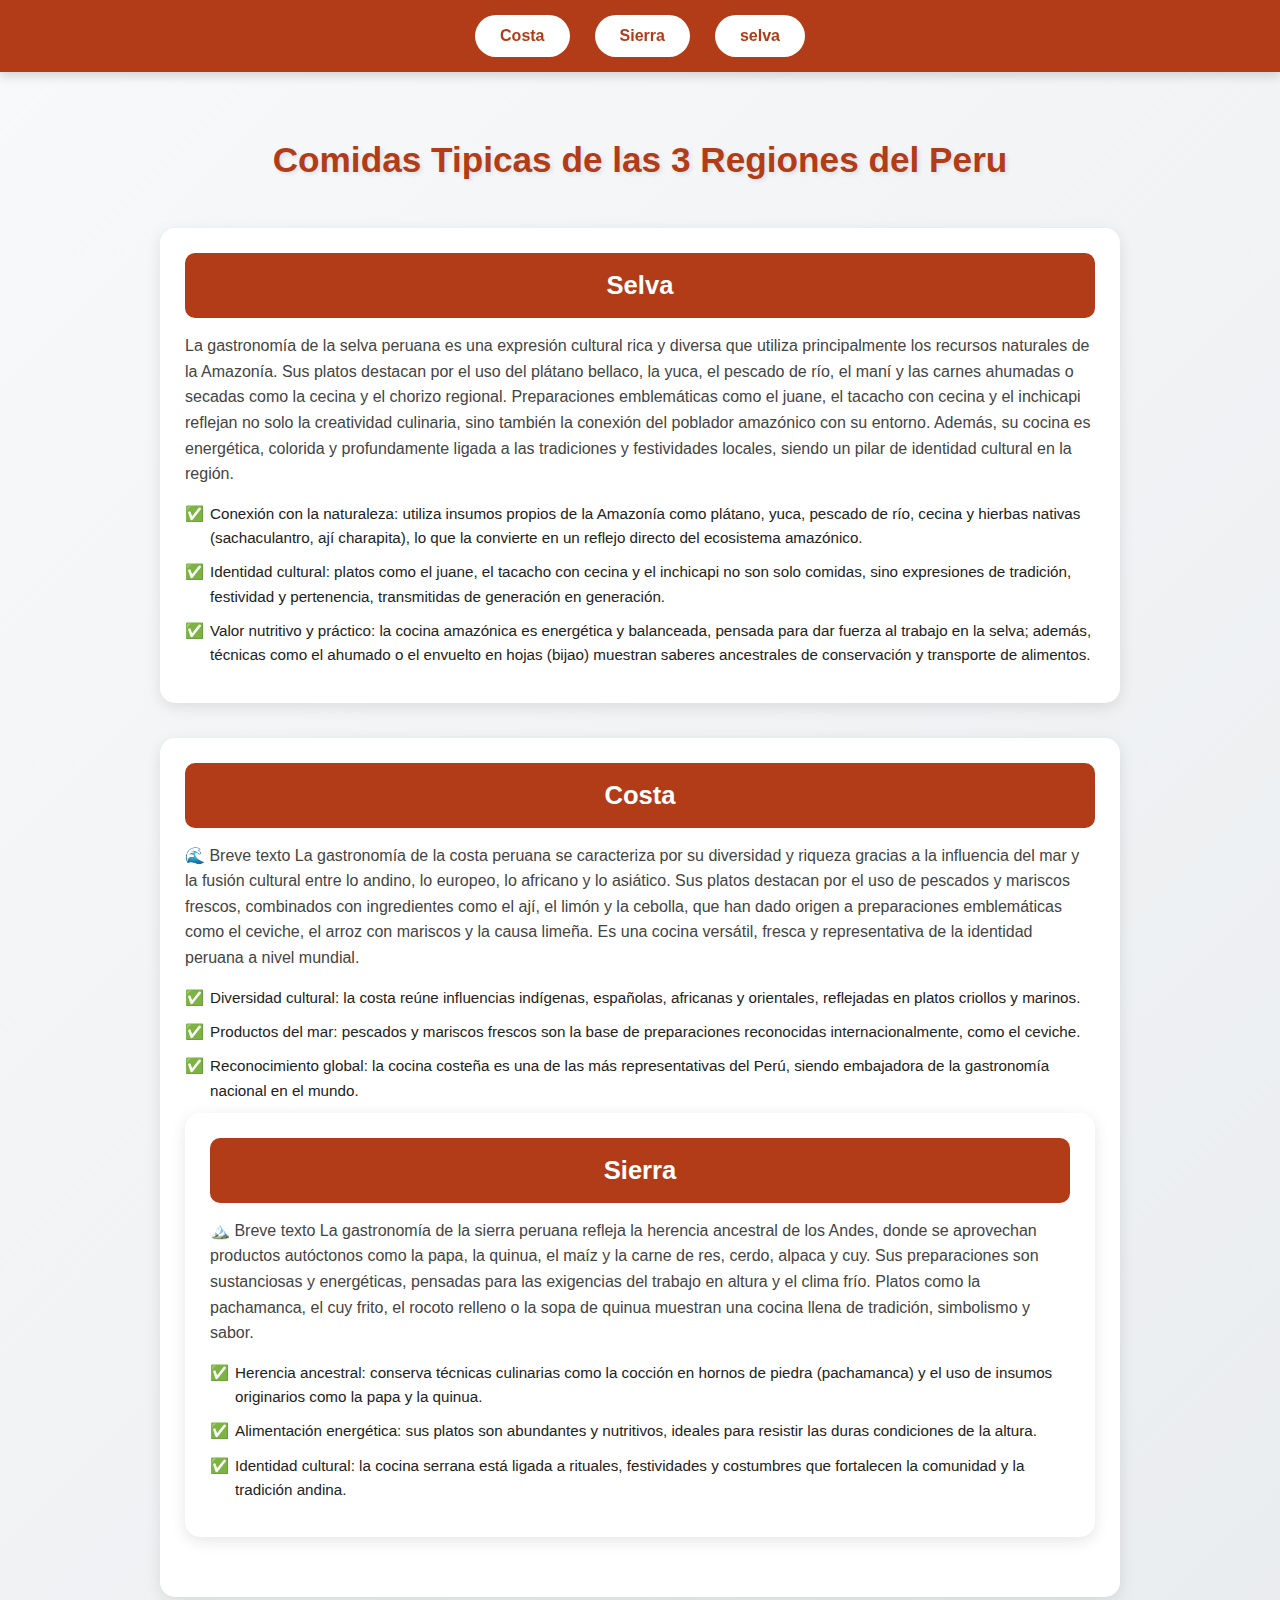
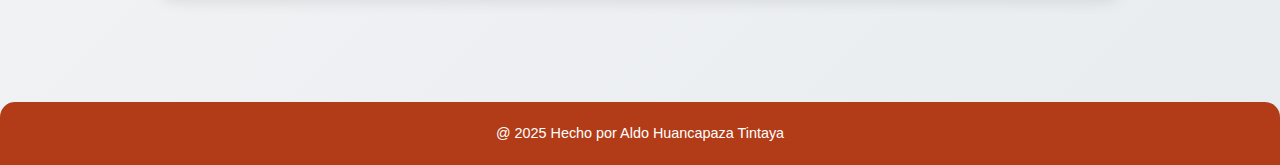
<file: index.html>
<!DOCTYPE html>
<html lang="en">
<head>
    <meta charset="UTF-8">
    <meta name="viewport" content="width=device-width, initial-scale=1.0">
    <title>Menu Principal</title>
    <link rel="stylesheet" href="index.css">
</head>
<body>


    <header>
        <nav>
            <ul>
                <li> <a href="costa.html"><button>Costa</button></a></li>
                <li> <a href="selva.html"><button>Sierra</button> </a></li>
                <li> <a href="sierra.html"> <button>selva</button> </a></li>
            </ul>

        </nav>


    </header>
<main>

<h1>Comidas Tipicas de las 3 Regiones del Peru</h1>

<ul>
<h2>Selva</h2>
<p>La gastronomía de la selva peruana es una expresión cultural rica y diversa que utiliza principalmente los recursos naturales de la Amazonía. Sus platos destacan por el uso del plátano bellaco, la yuca, el pescado de río, el maní y las carnes ahumadas o secadas como la cecina y el chorizo regional. Preparaciones emblemáticas como el juane, el tacacho con cecina y el inchicapi reflejan no solo la creatividad culinaria, sino también la conexión del poblador amazónico con su entorno. Además, su cocina es energética, colorida y profundamente ligada a las tradiciones y festividades locales, siendo un pilar de identidad cultural en la región.</p>
<li>Conexión con la naturaleza: utiliza insumos propios de la Amazonía como plátano, yuca, pescado de río, cecina y hierbas nativas (sachaculantro, ají charapita), lo que la convierte en un reflejo directo del ecosistema amazónico.</li>
<li>Identidad cultural: platos como el juane, el tacacho con cecina y el inchicapi no son solo comidas, sino expresiones de tradición, festividad y pertenencia, transmitidas de generación en generación.</li>
<li>Valor nutritivo y práctico: la cocina amazónica es energética y balanceada, pensada para dar fuerza al trabajo en la selva; además, técnicas como el ahumado o el envuelto en hojas (bijao) muestran saberes ancestrales de conservación y transporte de alimentos.</li>
</ul>

<ul>
<h2>Costa</h2>
<p>🌊 Breve texto

La gastronomía de la costa peruana se caracteriza por su diversidad y riqueza gracias a la influencia del mar y la fusión cultural entre lo andino, lo europeo, lo africano y lo asiático. Sus platos destacan por el uso de pescados y mariscos frescos, combinados con ingredientes como el ají, el limón y la cebolla, que han dado origen a preparaciones emblemáticas como el ceviche, el arroz con mariscos y la causa limeña. Es una cocina versátil, fresca y representativa de la identidad peruana a nivel mundial.</p>
<li>Diversidad cultural: la costa reúne influencias indígenas, españolas, africanas y orientales, reflejadas en platos criollos y marinos.</li>
<li>Productos del mar: pescados y mariscos frescos son la base de preparaciones reconocidas internacionalmente, como el ceviche.</li>
<li>Reconocimiento global: la cocina costeña es una de las más representativas del Perú, siendo embajadora de la gastronomía nacional en el mundo.</li>

<ul>
<h2>Sierra</h2>
<p>🏔️ Breve texto

La gastronomía de la sierra peruana refleja la herencia ancestral de los Andes, donde se aprovechan productos autóctonos como la papa, la quinua, el maíz y la carne de res, cerdo, alpaca y cuy. Sus preparaciones son sustanciosas y energéticas, pensadas para las exigencias del trabajo en altura y el clima frío. Platos como la pachamanca, el cuy frito, el rocoto relleno o la sopa de quinua muestran una cocina llena de tradición, simbolismo y sabor.</p>
<li>Herencia ancestral: conserva técnicas culinarias como la cocción en hornos de piedra (pachamanca) y el uso de insumos originarios como la papa y la quinua.</li>
<li>Alimentación energética: sus platos son abundantes y nutritivos, ideales para resistir las duras condiciones de la altura.</li>
<li>Identidad cultural: la cocina serrana está ligada a rituales, festividades y costumbres que fortalecen la comunidad y la tradición andina.</li>
</ul>




</main>
<footer>
    <p>@ 2025 Hecho por Aldo Huancapaza Tintaya</p>
</footer>



</body>
</html>
</file>
<file: index.css>
/* RESET GENERAL */
* {
    margin: 0;
    padding: 0;
    box-sizing: border-box;
}

/* ESTILO GENERAL */
body {
    font-family: "Poppins", Arial, sans-serif;
    background: linear-gradient(135deg, #f8f9fa 0%, #e9ecef 100%);
    color: #333;
    line-height: 1.6;
}

/* HEADER Y MENÚ */
header {
    background: #b23c17;
    padding: 15px 0;
    position: sticky;
    top: 0;
    z-index: 10;
    box-shadow: 0 4px 10px rgba(0,0,0,0.15);
}

nav ul {
    list-style: none;
    display: flex;
    justify-content: center;
    gap: 25px;
}

nav ul li {
    display: inline-block;
}

nav ul li a button {
    background: #fff;
    border: none;
    padding: 12px 25px;
    border-radius: 30px;
    font-size: 1rem;
    cursor: pointer;
    font-weight: bold;
    color: #b23c17;
    transition: all 0.3s ease;
}

nav ul li a button:hover {
    background: #b23c17;
    color: #fff;
    transform: scale(1.1);
}

/* CONTENIDO PRINCIPAL */
main {
    max-width: 1000px;
    margin: 40px auto;
    padding: 20px;
}

/* TÍTULO PRINCIPAL */
main h1 {
    text-align: center;
    margin-bottom: 40px;
    font-size: 2.2rem;
    color: #b23c17;
    text-shadow: 2px 2px 4px rgba(0,0,0,0.1);
}

/* BLOQUES DE SECCIONES */
main ul {
    background: #fff;
    margin-bottom: 35px;
    padding: 25px;
    border-radius: 15px;
    box-shadow: 0 4px 15px rgba(0,0,0,0.1);
    list-style: none;
    transition: transform 0.3s ease;
}

main ul:hover {
    transform: translateY(-8px);
}

/* TÍTULOS DE CADA REGIÓN */
main ul h2 {
    font-size: 1.6rem;
    color: #fff;
    background: #b23c17;
    padding: 12px;
    border-radius: 10px;
    text-align: center;
    margin-bottom: 15px;
}

/* PÁRRAFOS */
main ul p {
    font-size: 1rem;
    margin-bottom: 15px;
    color: #444;
}

/* LISTAS DE PUNTOS */
main ul li {
    margin-bottom: 10px;
    padding-left: 25px;
    position: relative;
    font-size: 0.95rem;
    color: #222;
}

main ul li::before {
    content: "✅";
    position: absolute;
    left: 0;
}

/* FOOTER */
footer {
    text-align: center;
    padding: 20px;
    background: #b23c17;
    color: #fff;
    margin-top: 50px;
    font-size: 0.9rem;
    border-top-left-radius: 15px;
    border-top-right-radius: 15px;
}
</file>
